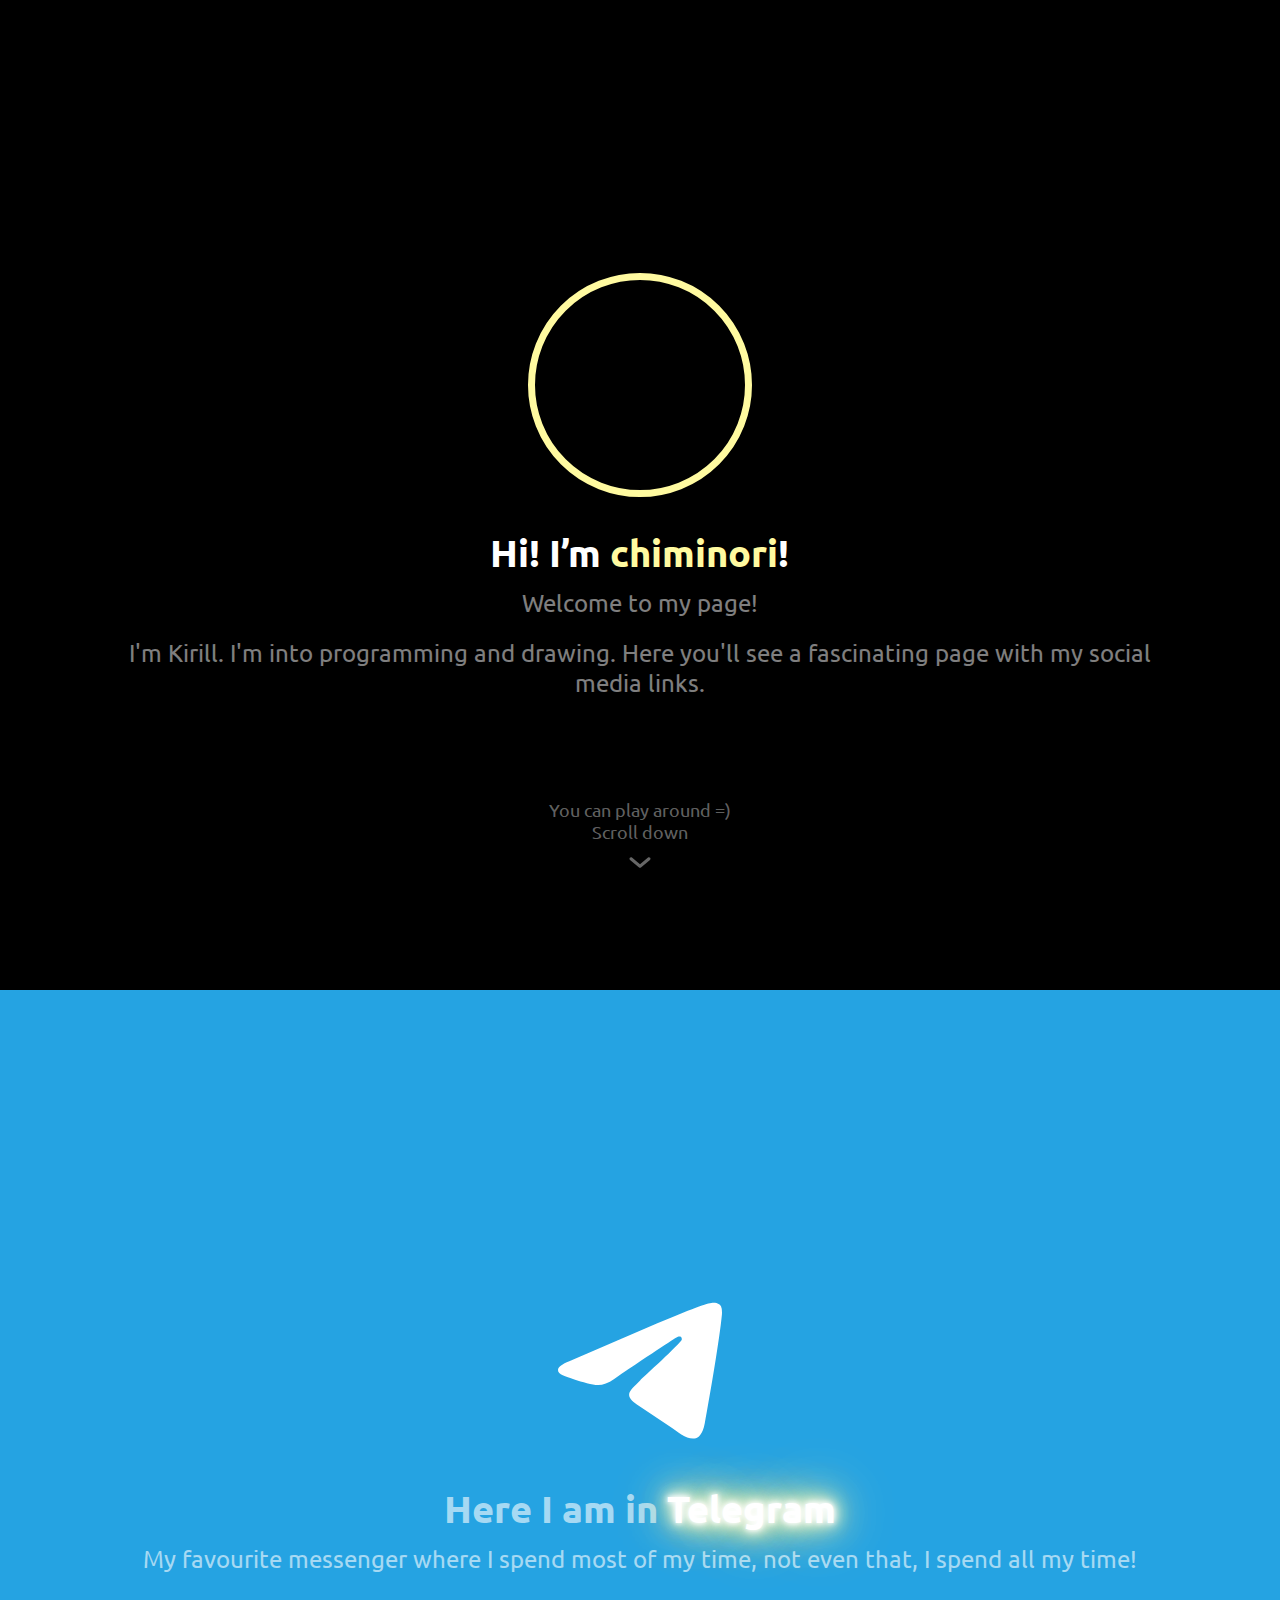
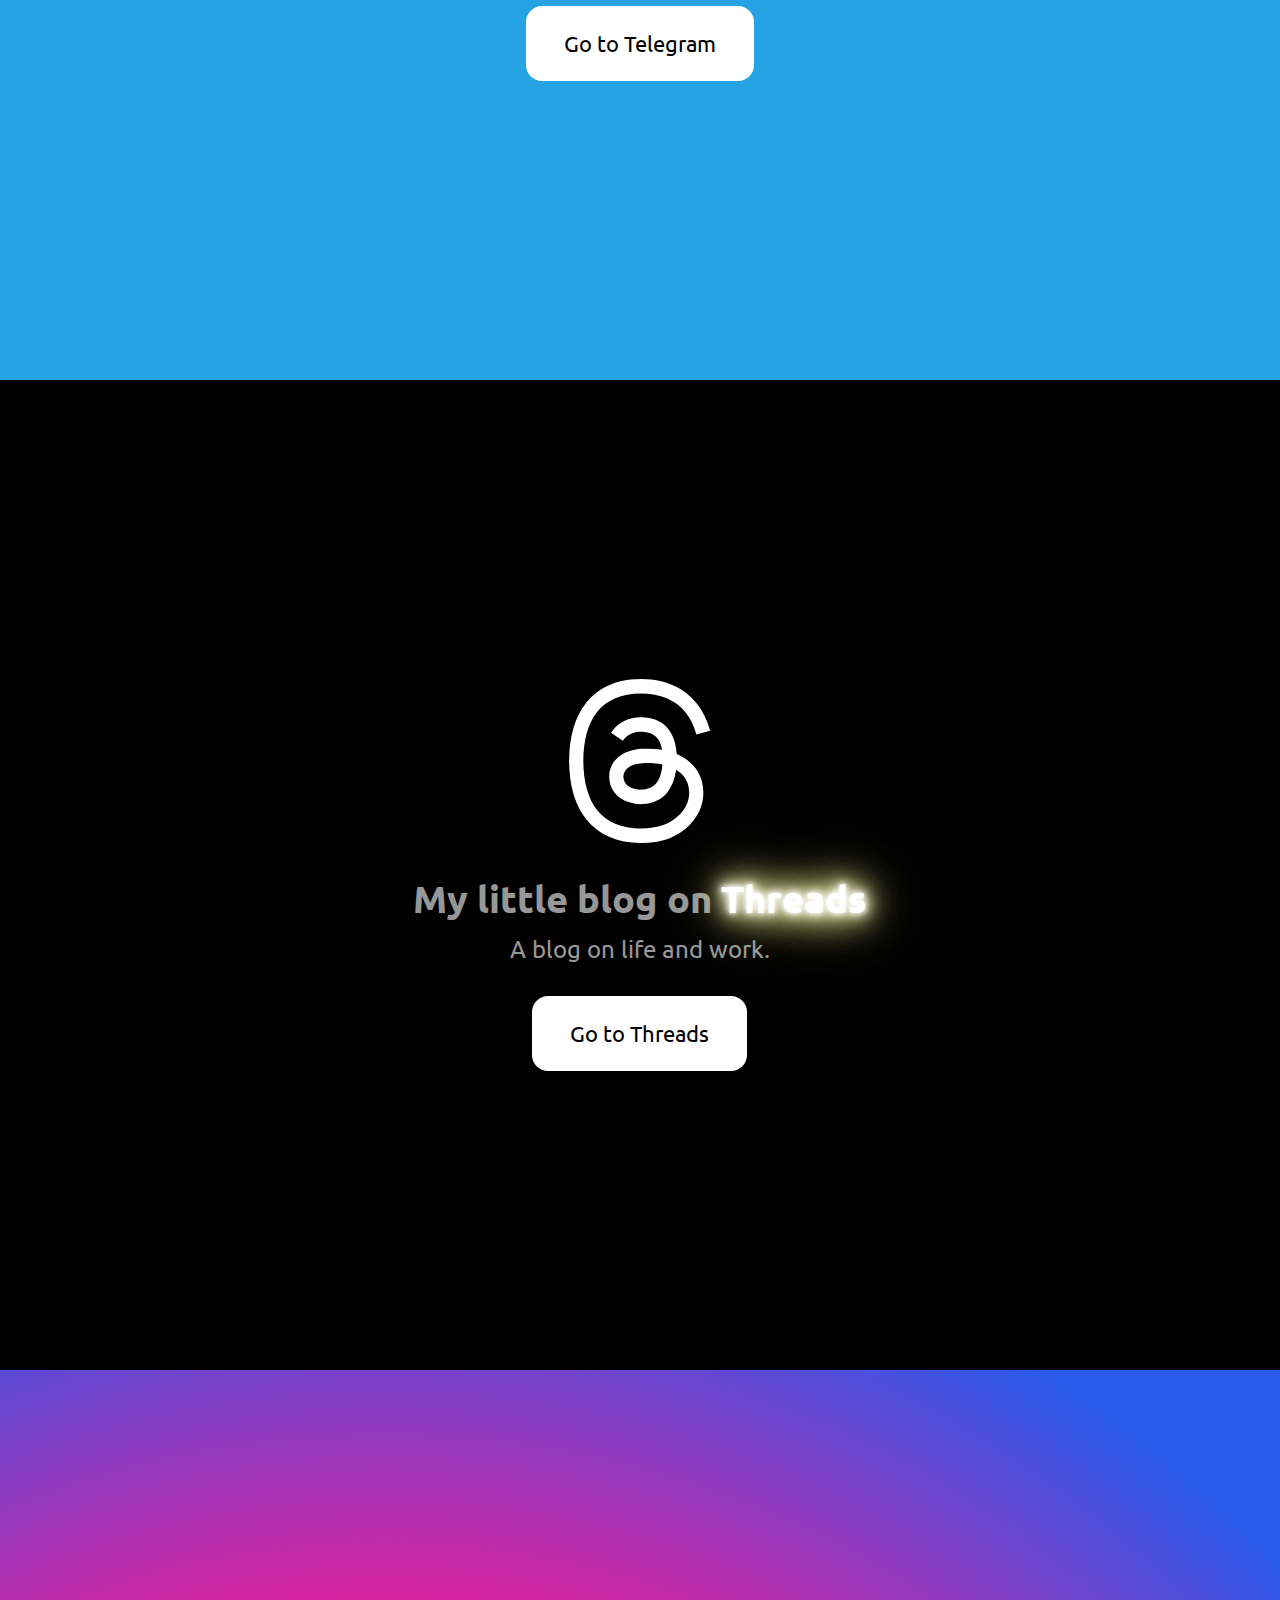
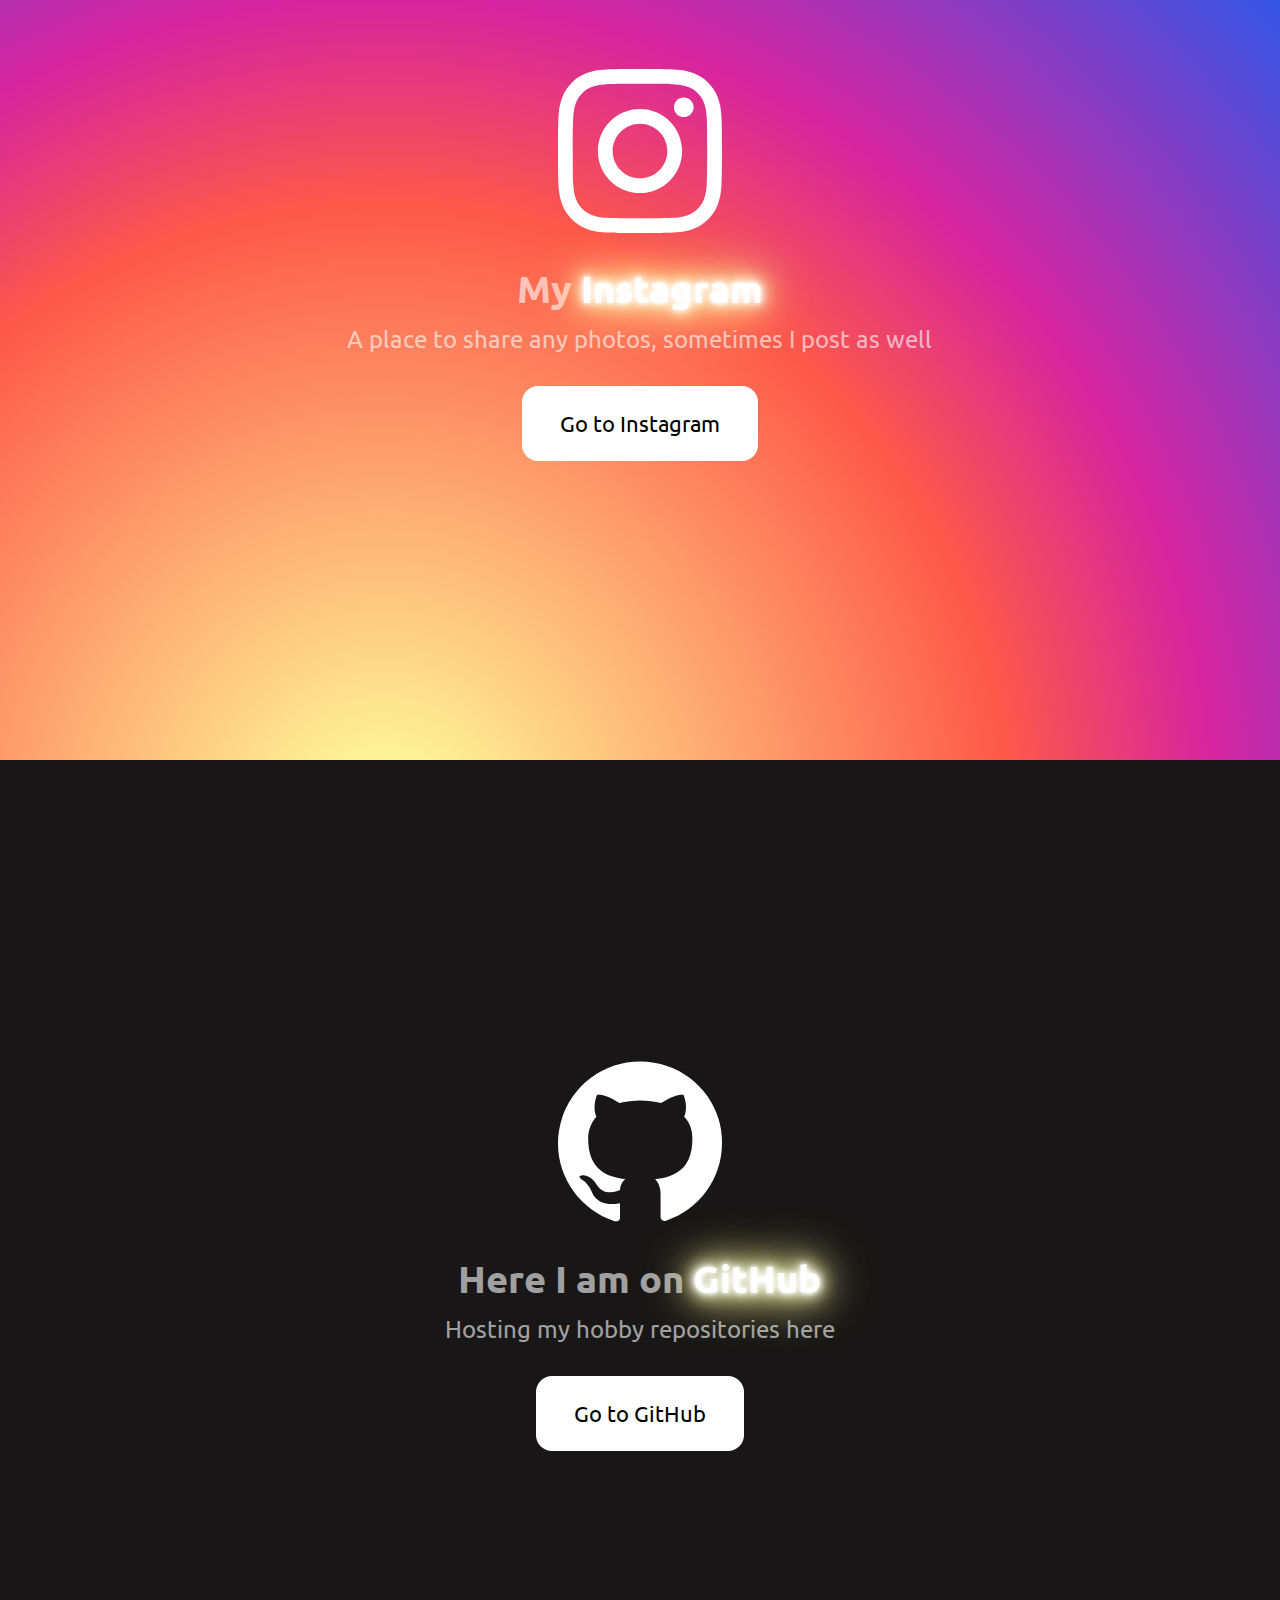
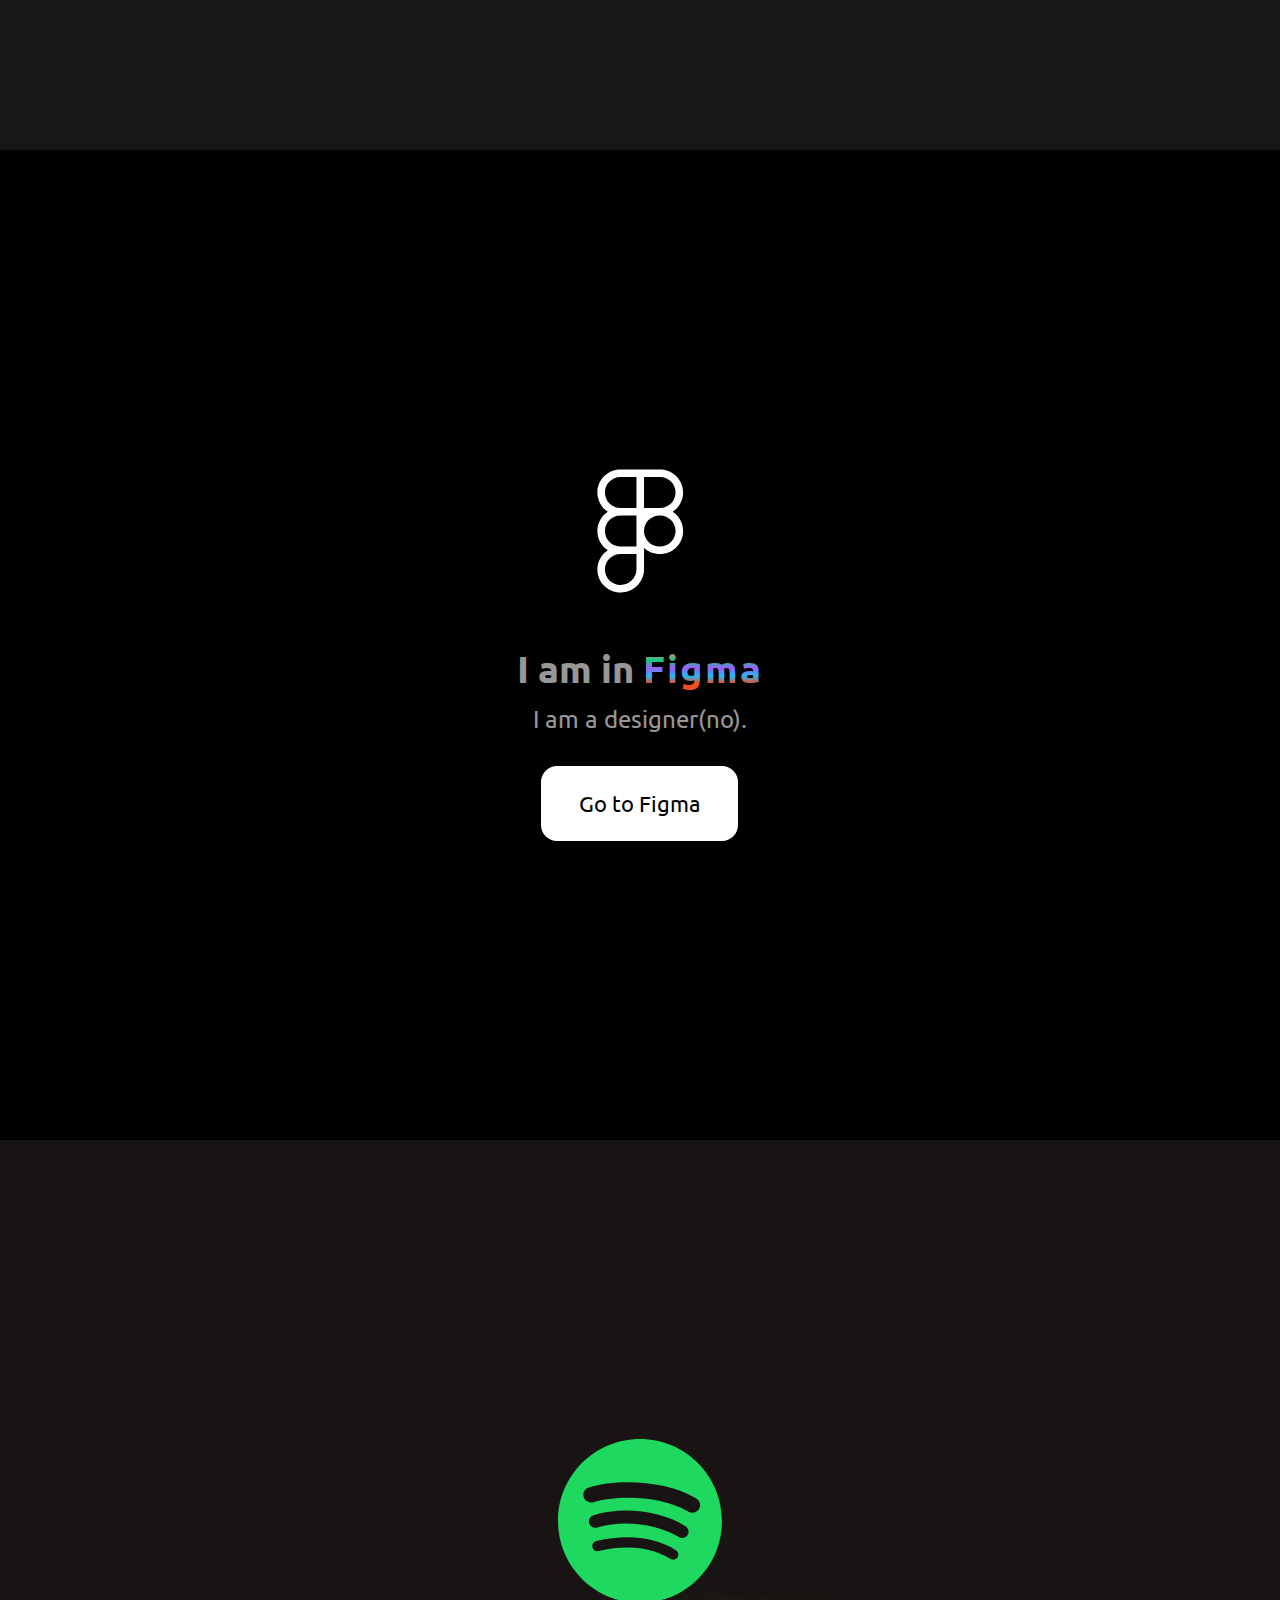
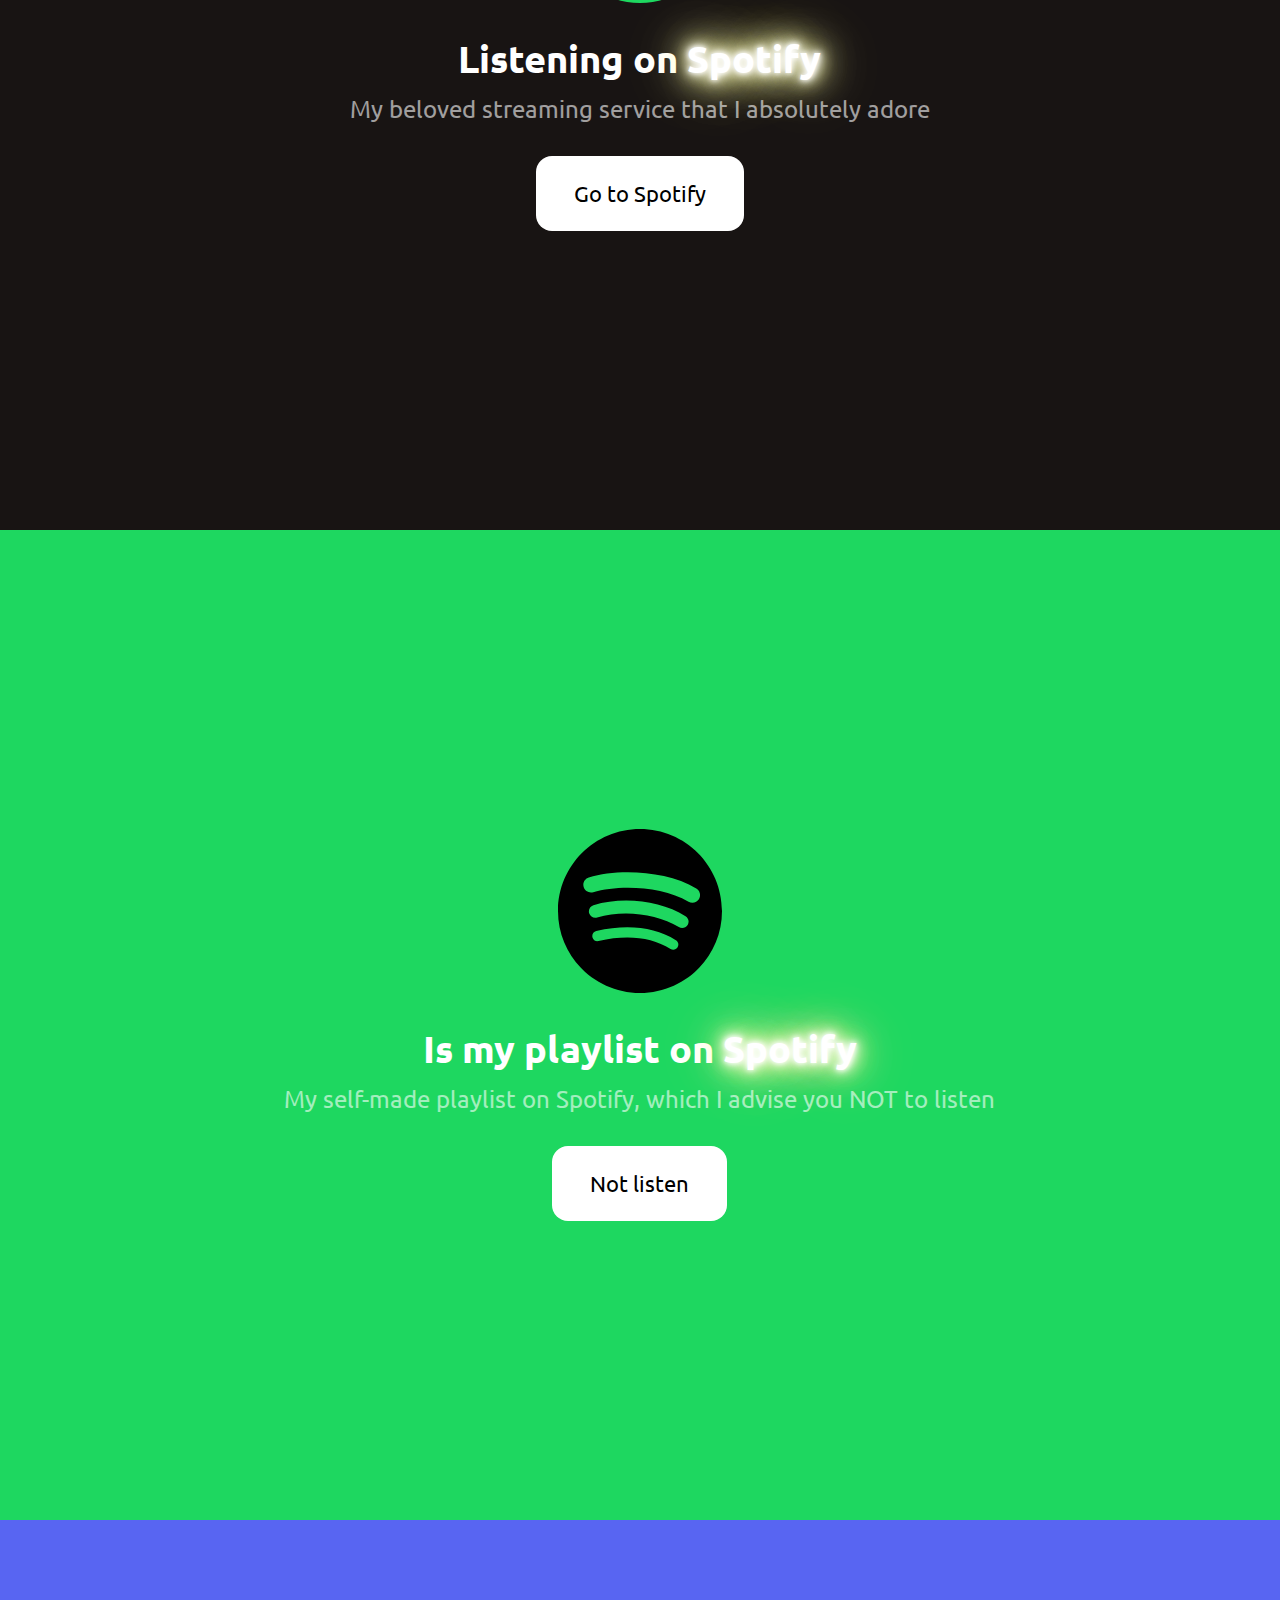
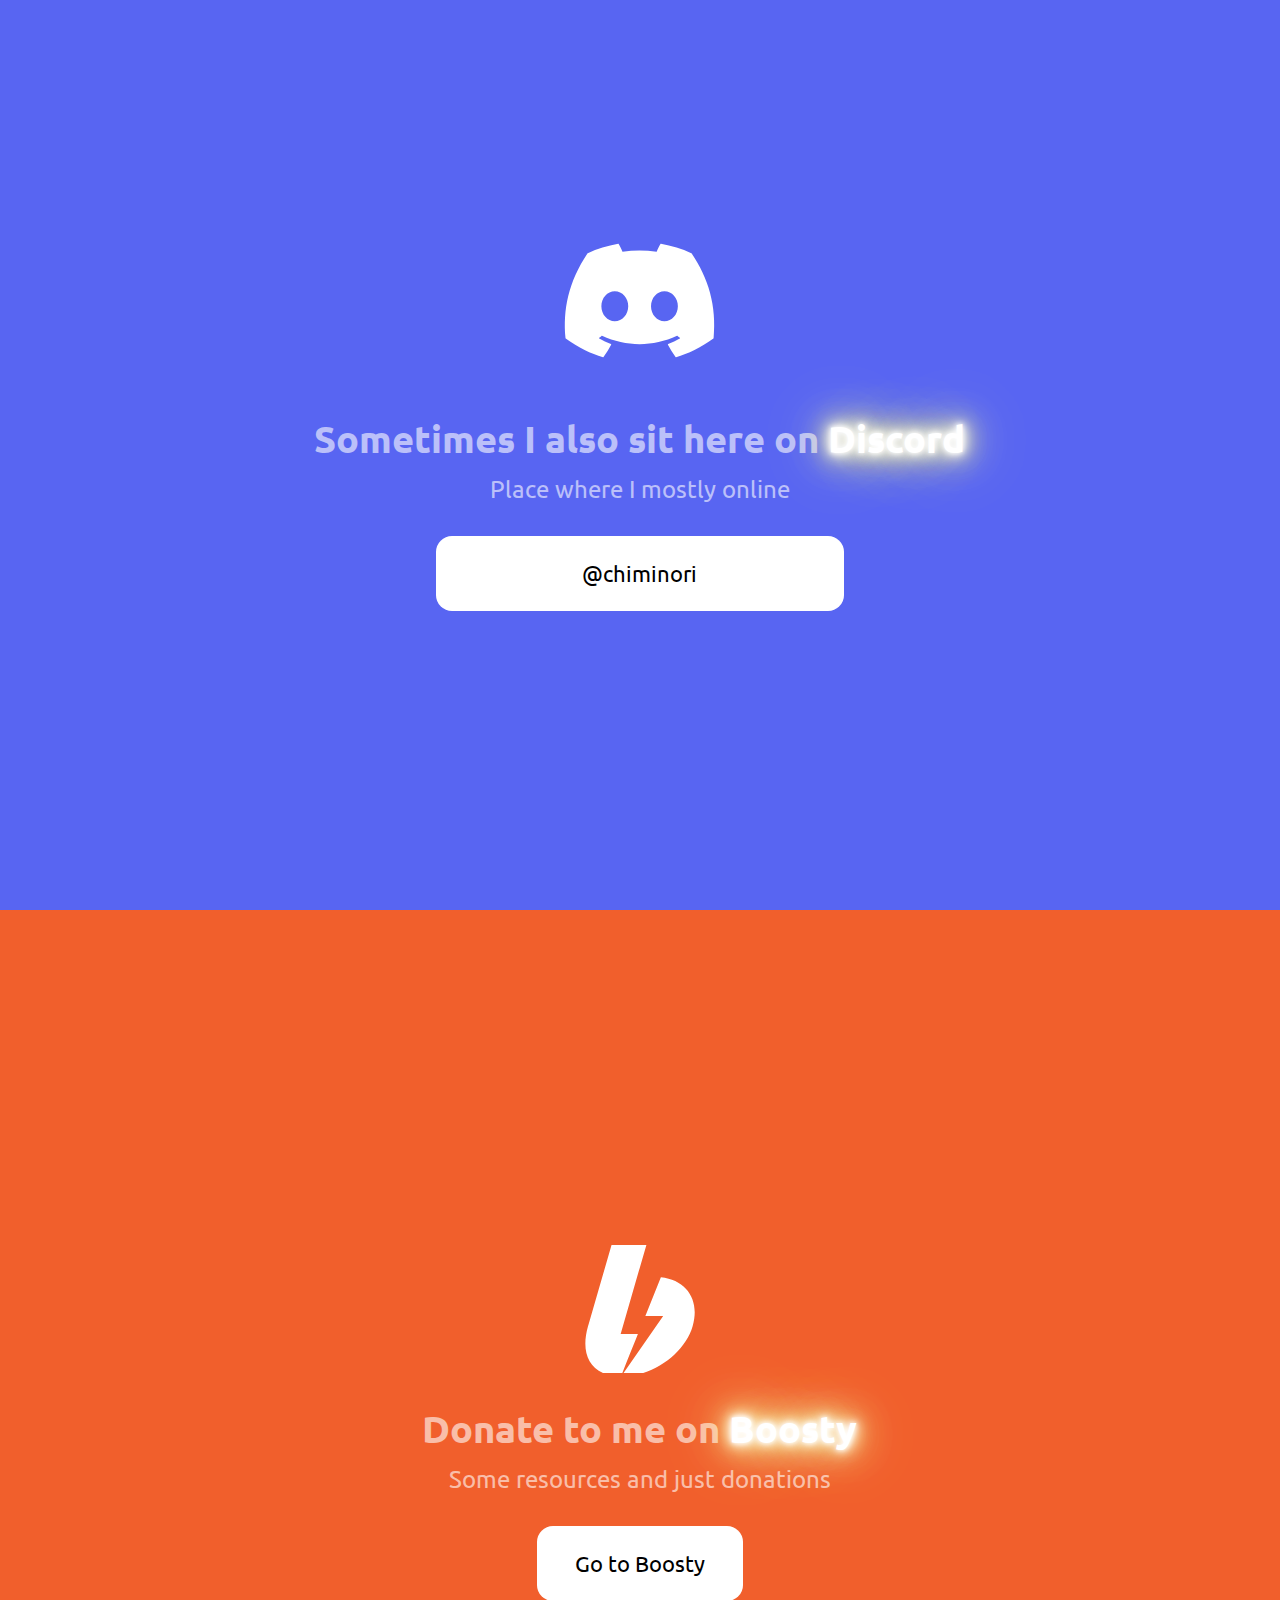
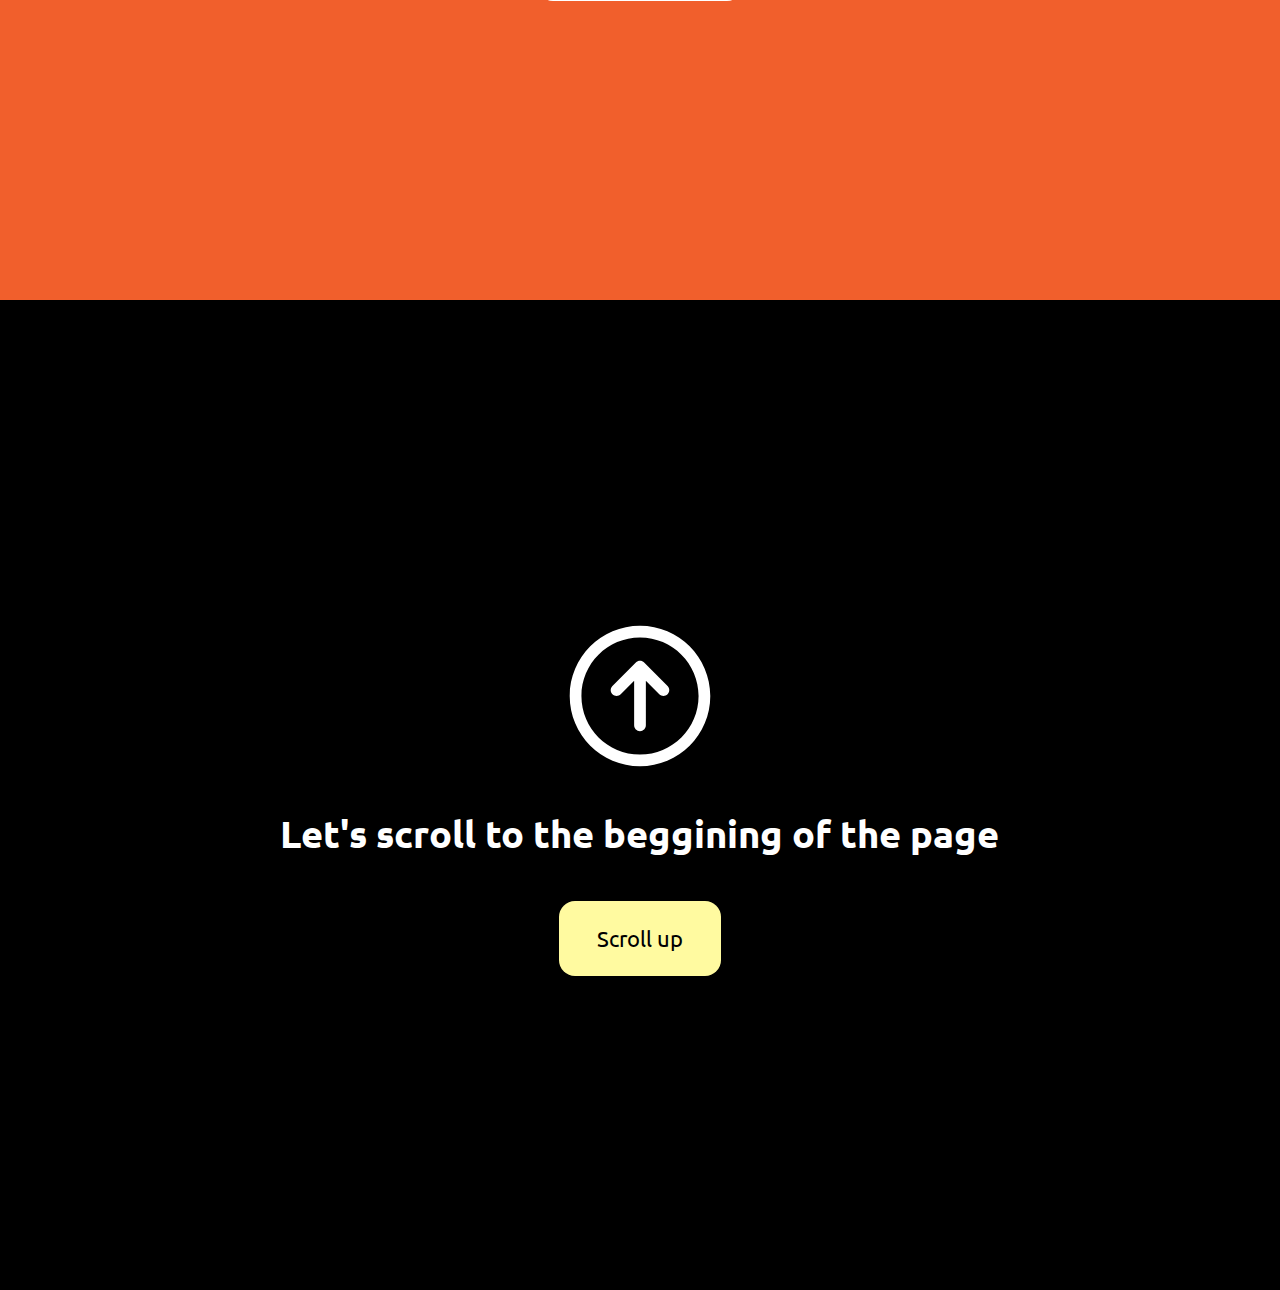
<file: index.html>
<!DOCTYPE html>
<html lang="en">

<head>
  <meta charset="UTF-8" />
  <meta name="viewport" content="width=device-width, initial-scale=1.0, viewport-fit=cover" />
  <meta name="description" content="chiminori's Landing Page" />
  <link rel="canonical" href="https://zkyrylo.eu.org" />
  <title>Chiminori's social media</title>
  <link rel="apple-touch-icon" sizes="180x180" href="favicons/main/light/apple-touch-icon.png" />
  <link rel="icon" type="image/png" sizes="32x32" href="favicons/main/light/favicon-32x32.png" />
  <link rel="icon" type="image/png" sizes="16x16" href="favicons/main/light/favicon-16x16.png" />
  <link rel="manifest" href="favicons/main/light/site.webmanifest" />
  <link rel="mask-icon" href="favicons/main/light/safari-pinned-tab.svg" color="#b91d47" />
  <link rel="shortcut icon" href="favicons/main/light/favicon.ico" />
  <meta name="apple-mobile-web-app-title" content="chiminori" />
  <meta name="application-name" content="chiminori" />
  <meta name="msapplication-TileColor" content="#b91d47" />
  <meta name="msapplication-config" content="favicons/main/light/browserconfig.xml" />
  <meta name="theme-color" content="#ffffff" />
  <link rel="stylesheet" href="style.css" />
  <script src="script.js"></script>
  <script src="3.3.1_jquery.min.js"></script>
</head>

<body>
  <div id="hostCont">
    <div id="mainCont">
      <div id="mainCont-elements">
        <span id="avatar"> </span>
        <div class="landscape-elements">
          <h1>Hi! I’m <span class="theme-accent">chiminori</span>!</h1>
          <p class="desc theme-dimmed">Welcome to my page!</p><br>
          <p class="desc theme-dimmed">I'm Kirill. I'm into programming and drawing. Here you'll see a fascinating page with my social media links.</p><br>
        </div>
      </div>
      <div id="scrollTip">
        <p class="tip">You can play around =)</p>
        <p class="tip">Scroll down</p>
        <a><span id="arrow-down" class="icon"></span></a>
      </div>
    </div>

    <!-- <div id="vkCont">
      <div id="vkCont-elements">
        <span class="logo vk-logo"></span>
        <div class="landscape-elements">
          <h1 class="social-h1 dimmed">
            <span class="social-name">VK</span>
          </h1>
          <p class="desc social-dimmed">
            My first social network where I signed up
          </p>
          <input type="button" onclick="this.value='Oops!'" value="Go to VK" class="social-btn" />
        </div>
      </div>
    </div> -->

    <div id="tgCont">
      <div id="tgCont-elements">
        <span class="telegram tg-logo"></span>
        <div class="landscape-elements">
          <h1 class="social-h1 dimmed">
            Here I am in <span class="social-name">Telegram</span>
          </h1>
          <p class="desc social-dimmed">
            My favourite messenger where I spend most of my time, not even
            that, I spend all my time!
          </p>
          <input type="button" onclick="window.open('https://web.telegram.org/k/#@myAlfredo', '_blank')"
            value="Go to Telegram" class="social-btn" />
        </div>
      </div>
    </div>

    <div id="threadsCont">
      <div id="threadsCont-elements">
        <span class="threads threads-logo"></span>
        <div class="landscape-elements">
          <h1 class="social-h1 dimmed">
            My little blog on <span class="social-name">Threads</span>
          </h1>
          <p class="desc social-dimmed">
            A blog on life and work.
          </p>
          <input type="button" onclick="window.open('https://threads.net/chiminori_', '_blank')" value="Go to Threads"
            class="social-btn" />
        </div>
      </div>
    </div>

    <div id="igCont">
      <div id="igCont-elements">
        <span class="logo ig-logo"></span>
        <div class="landscape-elements">
          <h1 class="social-h1 dimmed">
            My <span class="social-name">Instagram</span>
          </h1>
          <p class="desc social-dimmed">
            A place to share any photos, sometimes I post as well
          </p>
          <input type="button" onclick="window.open('https://instagram.com/chiminori_', '_blank')"
            value="Go to Instagram" class="social-btn" />
        </div>
      </div>
    </div>

    <div id="githubCont">
      <div id="githubCont-elements">
        <span class="logo github-logo"></span>
        <div class="landscape-elements">
          <h1 class="social-h1 dimmed">
            Here I am on <span class="social-name">GitHub</span>
          </h1>
          <p class="desc social-dimmed">Hosting my hobby repositories here</p>
          <input type="button" onclick="window.open('https://github.com/kirilloooo', '_blank')" value="Go to GitHub"
            class="social-btn" />
        </div>
      </div>
    </div>

    <div id="figmaCont">
      <div id="figmaCont-elements">
        <span class="figma figma-logo"></span>
        <div class="landscape-elements">
          <h1 class="social-h1 dimmed">
            I am in <span class="txt-figma">Figma</span>
          </h1>
          <p class="desc social-dimmed">I am a designer(no).</p>
          <input type="button" onclick="window.open('https://www.figma.com/@chiminori', '_blank')" value="Go to Figma"
            class="social-btn" />
        </div>
      </div>
    </div>

    <div id="spotifyCont">
      <div id="spotifyCont-elements">
        <span class="logo spotify-logo"></span>
        <div class="landscape-elements">
          <h1 id="social-h1 dimmed">
            Listening on <span class="social-name">Spotify</span>
          </h1>
          <p class="desc social-dimmed">
            My beloved streaming service that I absolutely adore
          </p>
          <input type="button"
            onclick="window.open('https://open.spotify.com/user/won2gffyniwo8q9j8r82qac52', '_blank')"
            value="Go to Spotify" class="social-btn" />
        </div>
      </div>
    </div>

    <div id="playlistCont">
      <div id="playlistCont-elements">
        <span class="logo spotify-logo"></span>
        <div class="landscape-elements">
          <h1 id="social-h1 dimmed">
            Is my playlist on
            <span class="social-name">Spotify</span>
          </h1>
          <p class="desc social-dimmed">
            My self-made playlist on Spotify, which I advise you NOT to listen
          </p>
          <input type="button"
            onclick="window.open('https://open.spotify.com/playlist/6sDXE09Bg9W4hy5SmwdkAu?si=a52de86f77f442e2', '_blank')"
            value="Not listen" class="social-btn" />
        </div>
      </div>
    </div>

    <div id="discordCont">
      <div id="discordCont-elements">
        <span class="discord-logo wumpus musicstart" style="cursor: pointer;"></span>
        <audio class="music" preload="auto">
          <source src="assets/audio/wumpus.mpeg" controls="" autobuffer="" />
        </audio>
        <div class="landscape-elements">
          <h1 class="social-h1 dimmed">
            Sometimes I also sit here on
            <span class="social-name musicstart2" style="cursor: pointer;">Discord</span>
            <audio class="music2" preload="auto">
              <source src="assets/audio/vocal-fx-discordo.wav" controls="" autobuffer="" />
            </audio>
            <script>
              jQuery(function ($) {
                $('.musicstart2').on('click', function () {
                  $('.music2')[0].play()
                });
                $('.music2').hide();
              });
            </script>
            <script>
              jQuery(function ($) {
                $('.musicstart').on('click', function () {
                  $('.music')[0].play()
                });
                $('.music').volume = 0.1;
                $('.music').hide();
              });
            </script>
          </h1>
          <p class="desc social-dimmed">Place where I mostly online</p>
          <input type="text" onclick="copy()" value="@chiminori" class="social-btn" id="ds" />
        </div>
      </div>
    </div>

    <div id="boostyCont">
      <div id="boostyCont-elements">
        <span class="logo boosty-logo"></span>
        <div class="landscape-elements">
          <h1 class="social-h1 dimmed">
            Donate to me on <span class="social-name">Boosty</span>
          </h1>
          <p class="desc social-dimmed">Some resources and just donations</p>
          <input type="button" onclick="window.open('https://boosty.to/chiminori', '_blank')" value="Go to Boosty"
            class="social-btn" />
        </div>
      </div>
    </div>

    <div id="footerCont">
      <div id="footerCont-elements">
        <span class="logo arrow-up-icon"></span>
        <div class="landscape-elements">
          <h1>Let's scroll to the beggining of the page</h1>
          <input type="button" onclick="window.scrollTo({
                            top: 0,
                            left: 0,
                            behavior: 'smooth'
                            })" value="Scroll up" />
        </div>
      </div>
    </div>
  </div>
</body>

</html>
</file>
<file: style.css>
/* Import "Ubuntu" font from Google Fonts*/
@import url('https://fonts.googleapis.com/css2?family=Ubuntu:wght@300;400;500;700&display=swap');

/* Define theme independent colors for elements */
:root {
    --vk-color: #2787F5;
    --tg-color: #25A3E2;
    --ig-color: #ED4C82;
    --threads-color: #000000;
    --discord-color: #5865F2;
    --github-color: #181616;
    --figma-color: #000000;
    --shikimori-color: #2A2A2A;
    --codestats-color: #3E4053;
    --spotify-color: #181413;
    --playlist-color: #1ED760;
    --boosty-color: #F15F2C;
    --social-normal: rgba(255, 255, 255, 1);
    --social-dimmed: rgba(255, 255, 255, 0.6);
}

/* Global settings for elements */
* {
    font-family: "Ubuntu", sans-serif;
    box-sizing: border-box;
    text-decoration: none;
    text-rendering: optimizeLegibility;
    -webkit-touch-callout: none;
    -webkit-user-select: none;
    -o-user-select: none;
    -moz-user-select: none;
    -ms-user-select: none;
    user-select: none;
}

/* Make scrollbar and head elements invisible */
head,
::-webkit-scrollbar {
    display: none;
}

/* Define default html and body settings */
html,
body {
    margin: 0;
    padding: 0;
}

/* Define settings of hostCont */
#hostCont {
    position: absolute;
    top: 0;
    bottom: 0;
    left: 0;
    right: 0;
    height: 100%;
}

/* Define settings for "Scroll down" tip container */
#scrollTip {
    position: absolute;
    bottom: 2%;
}

/* Define subcontainers settings */
#mainCont,
#vkCont,
#tgCont,
#igCont,
#threadsCont,
#boostyCont,
#figmaCont,
#discordCont,
#githubCont,
#spotifyCont,
#playlistCont,
#footerCont {
    display: flex;
    box-sizing: border-box;
    justify-content: center;
    align-items: center;
    text-align: center;
    flex-direction: column;
    height: 110%;
    padding: 18px;
}

/* Define settings of elements containers */
#mainCont-elements,
#vkCont-elements,
#tgCont-elements,
#igCont-elements,
#threadsCont-elements,
#boostyCont-elements,
#figmaCont-elements,
#discordCont-elements,
#githubCont-elements,
#spotifyCont-elements,
#playlistCont-elements,
#footerCont-elements {
    display: flex;
    align-items: center;
    justify-content: center;
    flex-direction: column;
    text-align: center;
    width: 85%;
    height: fit-content;
    margin: auto;
}

/* Define special transitions for some containers */
#mainCont,
#footerCont,
#mainCont-elements,
#scrollTip {
    -webkit-transition-duration: 0.4s;
    -moz-transition-duration: 0.4s;
    -o-transition-duration: 0.4s;
    -ms-transition-duration: 0.4s;
    transition-duration: 0.4s;
}


/* Define default opacity of elements mainCont and scrollTip onload */
#mainCont-elements,
#scrollTip {
    opacity: 0;
}

/* Define colors for each special container */
#vkCont {
    background-color: var(--vk-color);
}

#tgCont {
    background-color: var(--tg-color);
}

#igCont {
    background: #ED4C82;
    background: radial-gradient(circle at 30% 107%, #fdf497 0%, #fdf497 5%, #fd5949 45%, #d6249f 60%, #285AEB 90%);
}

#figmaCont {
    background-color: var(--figma-color);
}

#threadsCont {
    background-color: var(--threads-color);
}

#discordCont {
    background-color: var(--discord-color);
}

#githubCont {
    background-color: var(--github-color);
}

#boostyCont {
    background-color: var(--boosty-color);
}

#spotifyCont {
    background-color: var(--spotify-color);
}

#playlistCont {
    background-color: var(--playlist-color);
}

#playlistCont .logo {
    filter: brightness(0);
}

/* Define settings for h1 tag */
h1 {
    cursor: default;
    margin-top: 32px;
    margin-bottom: 12px;
    font-size: 38px;
}

/* Define settings for h1 tag on 404 page */
#h1-404 {
    margin-top: 8px;
}

/* Define settings for button tag */
input[type=button],
input[type=text] {
    cursor: pointer;
    margin: 0;
    margin-top: 32px;
    padding: 24px 38px;
    font-size: 22px;
    font-weight: 400;
    color: black;
    border: none;
    border-radius: 16px;
    outline: none;
    -webkit-transition-duration: 0.4s;
    -moz-transition-duration: 0.4s;
    -o-transition-duration: 0.4s;
    -ms-transition-duration: 0.4s;
    transition-duration: 0.4s;
    -webkit-appearance: none;
    -moz-appearance: none;
    -o-appearance: none;
    appearance: none;
}

.discord-btn {
    margin-bottom: 32px;
}

#ds {
    text-align: center;
}

/* Define settings for p tag */
p {
    margin: 0;
    padding: 0;
}

/* Define settings for description text */
.desc {
    font-size: 24px;
}

/* Define settings for tip text */
.tip {
    font-size: 18px;
}

/* Define settings for h1, desc and span tag of social blocks */
.social-h1.dimmed,
.desc.social-dimmed {
    color: var(--social-dimmed);
}

span.social-name {
    color: var(--social-normal);
}

/* Super span */
span.social-name {
    text-shadow: 0 0 5px #FFF, 0 0 10px #FFF, 0 0 15px #FFF, 0 0 20px var(--accent), 0 0 30px var(--accent), 0 0 40px var(--accent), 0 0 55px var(--accent), 0 0 75px var(--accent);
}

span.social-name:hover {
    color: rgba(0, 0, 0, .6);
    background: #6e6e6e;
    text-shadow: 3px 2px 3px rgba(255, 255, 255, .2);
}

span.txt-figma {
    color: transparent;
    letter-spacing: 0.05em;
    background: linear-gradient(#FF7262 16.7%,
            #FF7262 16.7%,
            #0ACF83 33.4%,
            #0ACF83 33.4%,
            #A259FF 50.1%,
            #A259FF 50.1%,
            #1ABCFE 66.8%,
            #1ABCFE 66.8%,
            #F24E1E 83.5%,
            #F24E1E 83.5%);
    -webkit-background-clip: text;
    background-clip: text;
    line-height: 1.1em;
    animation: rainbow 50s linear infinite;
}

@keyframes rainbow {
    100% {
        background-position: 0 30em;
    }
}

/* Define settings for avatar */
#avatar {
    display: inline-block;
    margin: 0;
    padding: 0;
    width: 224px;
    height: 224px;
    background-image: url(https://avatars.githubusercontent.com/u/94752655?v=4.png);
    background-size: 100%;
    background-repeat: no-repeat;
    border-radius: 100%;
}

/* Define settings of site's 404 icon */
#fourzerofour-icon {
    display: inline-block;
    width: 164px;
    height: 164px;
    background-size: cover;
}

/* Define settings for small icons */
.icon {
    display: inline-block;
    width: 36px;
    height: 36px;
    background-size: cover;
}

/* Define dimming for arrow icon */
#arrow-down {
    filter: opacity(40%);
}

/* Define settings for logos */
.logo, .wumpus, .telegram, .figma, .threads {
    display: inline-block;
    background-size: cover;
    width: 164px;
    height: 164px;
}

.logo:active {
    filter: invert(27%) sepia(51%) saturate(2878%) hue-rotate(346deg) brightness(104%) contrast(97%);
}

.wumpus:hover {
    background-image: url(assets/img/wumpus.gif) !important;
}

.figma:active {
    background-image: url(assets/icons/social/figma-color-logo.svg) !important;
}

/* Define paths for logos */
.vk-logo {
    background-image: url(assets/icons/social/vk-logo.svg);
}

.tg-logo {
    background-image: url(assets/icons/social/tg-logo.svg);
}

.ig-logo {
    background-image: url(assets/icons/social/ig-logo.svg);
}

.threads-logo {
    background-image: url(assets/icons/social/threads-logo.svg);
}

.threads-logo:hover {
    background-image: url(assets/icons/social/twitter-logo.svg);
}

.boosty-logo {
    background-image: url(assets/icons/social/boosty-logo.svg)
}

.discord-logo {
    background-image: url(assets/icons/social/ds-logo.svg);
}

.github-logo {
    background-image: url(assets/icons/social/gh-logo.svg);
}

.spotify-logo {
    background-image: url(assets/icons/social/spotify-logo.svg);
}

.figma-logo {
    background-image: url(assets/icons/social/figma-logo.svg);
}

/* Define settings for light theme */
@media (prefers-color-scheme: light) {

    /* Define colors for light theme */
    :root {
        --text-normal: rgb(255, 255, 255);
        --text-dimmed: rgba(255, 255, 255, 0.5);
        --text-tip: rgba(255, 255, 255, 0.4);
        --accent: rgb(255, 250, 160);
        --accent-hover: rgb(160, 197, 255);
        --background-main: rgb(0, 0, 0);
        --background-icon: rgba(179, 30, 87, 0.15);
    }

    /* Set color for all elements */
    * {
        color: var(--text-normal);
    }

    /* Set background colors for non-social containers */
    body {
        background-color: var(--background-main);
    }

    /* Set color for p tag and tip block */
    p {
        color: var(--text-dimmed);
    }

    .tip {
        color: var(--text-tip);
    }

    /* Define settings for avatar, 404 icon */
    #avatar {
        display: inline-block;
        background-size: cover;
        border: 7px solid var(--accent);
    }

    #fourzerofour-icon {
        background-image: url(assets/icons/error-light.svg);
    }

    /* Set color for theme-dimmed description */
    .desc.theme-dimmed {
        color: var(--text-dimmed);
    }

    /* Set color for theme accent */
    .theme-accent {
        color: var(--accent);
    }

    /* Set color for button and its hover state */
    input[type=button],
    input[type=text] {
        background-color: var(--accent);
    }

    input[type=button]:hover,
    input[type=text]:hover {
        background-color: var(--accent-hover);
    }

    /* Set color for social button and its hover state */
    input.social-btn {
        background-color: white;
        color: black;
    }

    input.social-btn:hover {
        background-color: var(--accent);
    }

    /* Set icon for light theme */
    .arrow-up-icon {
        background-image: url(assets/icons/arrow-up-light.svg);
    }

    #arrow-down {
        background-image: url(assets/icons/arrow-down-light.svg);
        filter: drop-shadow(6.5);
    }
}

/* Define settings for dark theme */
@media (prefers-color-scheme: dark) {

    /* Define colors for dark theme */
    :root {
        --text-normal: rgb(255, 255, 255);
        --text-dimmed: rgba(255, 255, 255, 0.6);
        --text-tip: rgba(255, 255, 255, 0.4);
        --accent: rgb(217, 230, 115);
        --accent-hover: rgb(62, 176, 184);
        --background-main: rgb(18, 18, 18);
        --background-icon: rgba(220, 230, 115, 0.15);
    }

    /* Set color for all elements */
    * {
        color: var(--text-normal);
    }

    /* Set background colors for non-social containers */
    body {
        background-color: var(--background-main);
    }

    /* Set color for p tag and tip block */
    p {
        color: var(--text-dimmed);
    }

    .tip {
        color: var(--text-tip);
    }

    /* Define settings for avatar, 404 icon */
    #avatar {
        display: inline-block;
        background-size: cover;
        border: 7px solid var(--accent);
    }

    #fourzerofour-icon {
        background-image: url(assets/icons/error-dark.svg);
    }

    /* Set color for theme-dimmed description */
    .desc.theme-dimmed {
        color: var(--text-dimmed);
    }

    /* Set color for theme accent */
    .theme-accent {
        color: var(--accent);
    }

    /* Set color for button and its hover state */
    input[type=button],
    input[type=text] {
        background-color: var(--accent);
    }

    input[type=button]:hover,
    input[type=text]:hover {
        background-color: var(--accent-hover);
    }

    /* Set color for social button and its hover state */
    input.social-btn {
        background-color: white;
        color: black;
    }

    input.social-btn:hover {
        background-color: var(--accent);
    }

    /* Set icon for dark theme */
    .arrow-up-icon {
        background-image: url(assets/icons/arrow-up-dark.svg);
    }

    #arrow-down {
        background-image: url(assets/icons/arrow-down-dark.svg);
    }
}

/* Rules for regular phones in portait mode */
@media (max-height: 850px) and (orientation: portrait) {

    #mainCont-elements,
    #vkCont-elements,
    #tgCont-elements,
    #igCont-elements,
    #boostyCont-elements,
    #threadsCont-elements,
    #figmaCont-elements,
    #discordCont-elements,
    #githubCont-elements,
    #spotifyCont-elements,
    #playlistCont-elements,
    #footerCont-elements {
        width: fit-content;
    }

    h1 {
        font-size: 28px;
    }

    p {
        font-size: 20px !important;
    }

    p.tip {
        font-size: 18px !important;
    }

    #fourzerofour-icon,
    .logo,.wumpus, .figma, .threads {
        width: 128px;
        height: 128px;
    }

    #avatar {
        display: inline-block;
        background-size: cover;
        width: 196px;
        height: 196px;
    }

    input[type=button],
    input[type=text] {
        padding: 18px 24px;
        font-size: 20px;
        font-weight: 400;
        border-radius: 12px;
    }
}

/* Rules for regular phones landscape */
@media (max-width: 1000px) and (orientation: landscape) {

    #mainCont-elements,
    #vkCont-elements,
    #tgCont-elements,
    #igCont-elements,
    #boostyCont-elements,
    #threadsCont-elements,
    #figmaCont-elements,
    #discordCont-elements,
    #githubCont-elements,
    #spotifyCont-elements,
    #playlistCont-elements,
    #footerCont-elements {
        flex-direction: row;
        width: fit-content;
    }

    .landscape-elements {
        width: 55%;
    }

    h1 {
        margin-top: 0;
        font-size: 36px;
    }

    p {
        font-size: 20px !important;
    }

    p.tip {
        font-size: 0 !important;
    }

    .landscape-elements {
        margin-left: 10%;
    }

    #footerCont-elements>span {
        display: none;
        margin-left: 0;
    }

    #footerCont-elements>.landscape-elements {
        margin-left: 0;
    }

    #fourzerofour-icon,
    .logo, .wumpus, .figma, .threads {
        width: 144px;
        height: 144px;
    }

    .icon {
        width: 0;
        height: 0;
    }

    #avatar {
        display: inline-block;
        background-size: cover;
        width: 208px;
        height: 208px;
    }

    input[type=button],
    input[type=text] {
        font-size: 20px;
        font-weight: 400;
        border-radius: 12px;
    }
}
</file>
